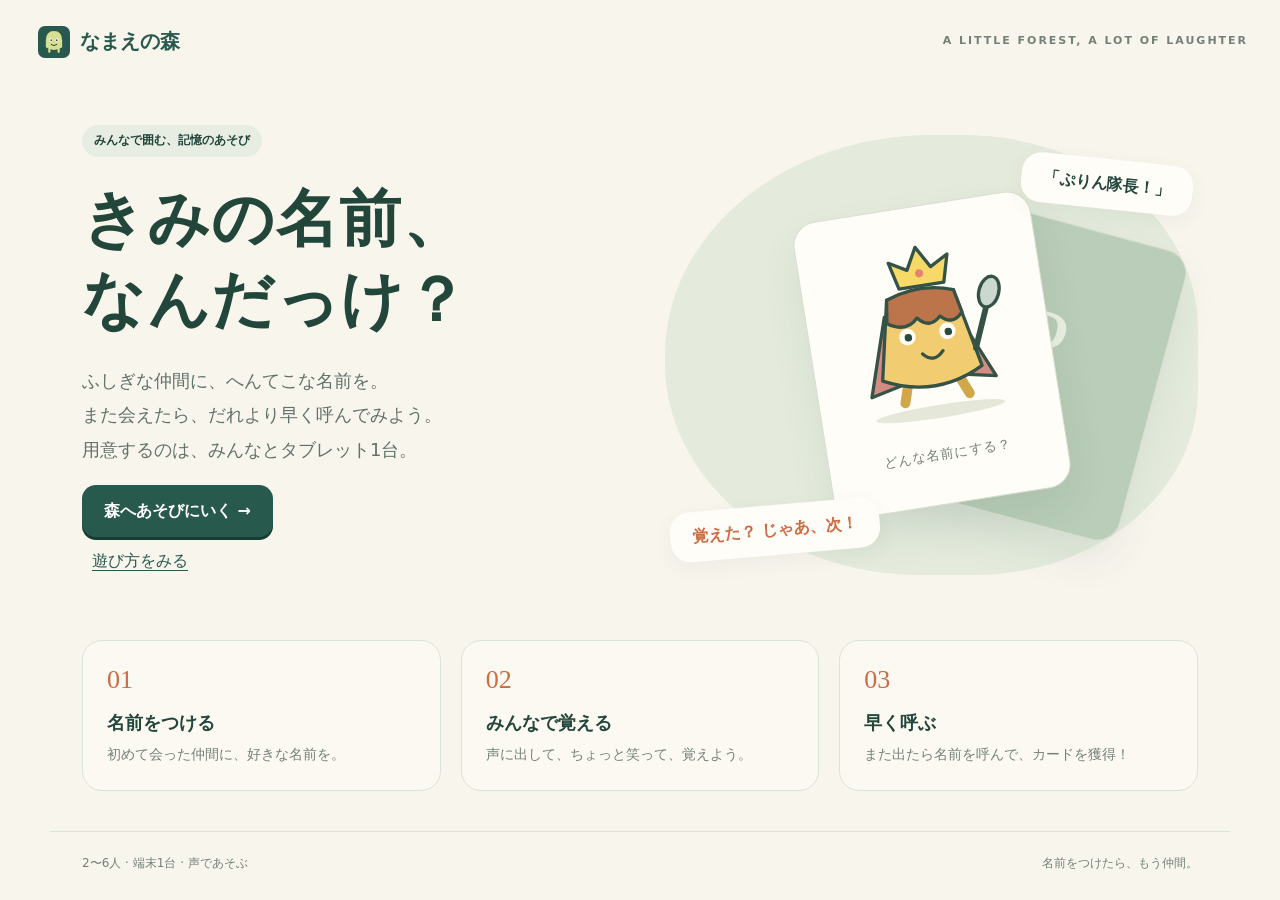
<file: index.html>
<!doctype html>
<html lang="ja"><head><meta charset="utf-8"><meta name="viewport" content="width=device-width,initial-scale=1,viewport-fit=cover"><meta name="theme-color" content="#28594d"><meta name="description" content="ふしぎな仲間に名前をつけて、覚えて、声で呼ぼう。タブレット1台で2〜6人が遊べる名前記憶ゲーム。"><title>なまえの森 | みんなで覚えて、声で呼ぼう</title><link rel="manifest" href="manifest.webmanifest"><link rel="icon" href="icon.svg" type="image/svg+xml"><link rel="apple-touch-icon" href="icon-192.png"><link rel="stylesheet" href="style.css"><script defer src="engine.js"></script><script defer src="app.js"></script></head><body><div id="app"></div><div id="notice" role="status" aria-live="polite"></div><noscript>このゲームを遊ぶにはJavaScriptを有効にしてください。</noscript></body></html>
</file>
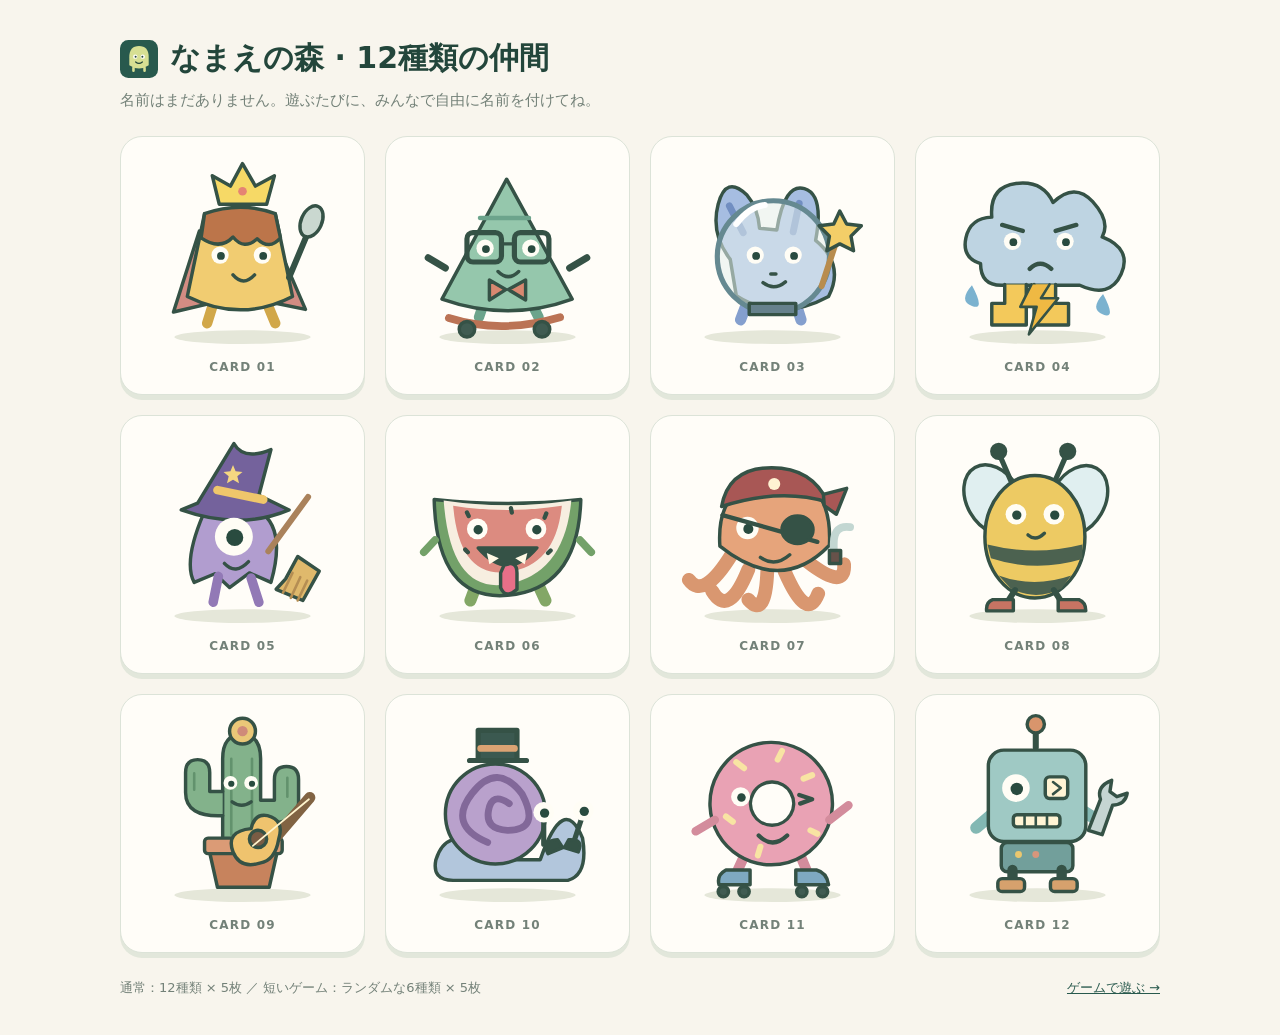
<file: cards.html>
<!doctype html><html lang="ja"><head><meta charset="utf-8"><meta name="viewport" content="width=device-width,initial-scale=1"><title>なまえの森 · カード一覧</title><style>*{box-sizing:border-box}body{margin:0;background:#f8f5ed;color:#23463b;font-family:system-ui,'Yu Gothic',sans-serif}main{max-width:1120px;margin:auto;padding:38px 40px}header{display:flex;align-items:center;gap:12px}header img{width:38px;height:38px}h1{font-size:30px;margin:0}p{color:#738178;margin:12px 0 26px;font-size:15px}.grid{display:grid;grid-template-columns:repeat(4,1fr);gap:20px}.card{background:#fffdf8;border:1px solid #dce3d8;border-radius:22px;padding:12px 18px;box-shadow:0 5px 0 #e2e7db}.card svg{display:block;width:100%;aspect-ratio:1}.number{text-align:center;font-size:12px;letter-spacing:.1em;font-weight:700;color:#738178;padding:4px 0 8px}footer{font-size:13px;color:#738178;margin-top:26px;display:flex;justify-content:space-between;gap:10px}a{color:#28594d}@media(max-width:650px){main{padding:25px 20px}.grid{grid-template-columns:repeat(2,1fr);gap:14px}h1{font-size:23px}.card{padding:8px}footer{display:block}}</style></head><body><main><header><img src="icon.svg" alt=""><h1>なまえの森 · 12種類の仲間</h1></header><p>名前はまだありません。遊ぶたびに、みんなで自由に名前を付けてね。</p><div class="grid"><div class="card"><svg viewBox="0 0 240 240" xmlns="http://www.w3.org/2000/svg" data-character-version="2" role="img" aria-label="ふしぎなキャラクター"><ellipse cx="120" cy="218" rx="79" ry="8" fill="#e5e7d9"/><g stroke="#355246" stroke-width="4" stroke-linecap="round" stroke-linejoin="round"><path d="M70 95 40 189l60-14m54-79 39 90-53-11" fill="#d28c83"/><path d="M88 173 79 202m67-29 12 29" fill="none" stroke="#d1a749" stroke-width="12"/><path d="m76 75-20 96q62 31 122 0l-20-96Z" fill="#f1cc71"/><path d="M76 75q42-15 82 0l6 28q-13 15-27 1-15 14-28-2-15 16-37 1Z" fill="#bc754a"/><path d="m93 64-8-33 21 12 14-26 15 26 22-12-9 33Z" fill="#f6d966"/><circle cx="120" cy="49" r="5" fill="#e58473" stroke="none"/><circle cx="94" cy="123" r="10" fill="#fffdf5" stroke="none"/><circle cx="95" cy="124" r="4.5" fill="#294b3f" stroke="none"/><circle cx="143" cy="123" r="10" fill="#fffdf5" stroke="none"/><circle cx="144" cy="124" r="4.5" fill="#294b3f" stroke="none"/><path d="M109 146q12 14 25 0" fill="none"/><path d="m174 149 21-50" fill="none" stroke-width="7"/><ellipse cx="200" cy="84" rx="12" ry="19" fill="#cad8d0" transform="rotate(24 200 84)"/></g></svg><div class="number">CARD 01</div></div><div class="card"><svg viewBox="0 0 240 240" xmlns="http://www.w3.org/2000/svg" data-character-version="2" role="img" aria-label="ふしぎなキャラクター"><ellipse cx="120" cy="218" rx="79" ry="8" fill="#e5e7d9"/><g stroke="#355246" stroke-width="4" stroke-linecap="round" stroke-linejoin="round"><path d="m94 174-7 21m59-20 10 20" fill="none" stroke="#6ca48c" stroke-width="12"/><path d="M52 196q61 19 129-1" fill="none" stroke="#bb7355" stroke-width="9"/><circle cx="73" cy="209" r="9" fill="#405c52"/><circle cx="160" cy="209" r="9" fill="#405c52"/><path d="m119 35 76 139q-74 27-151 0Z" fill="#95c7ac"/><path d="M88 80h57" stroke="#6ca48c" stroke-width="5"/><circle cx="94" cy="115" r="10" fill="#fffdf5" stroke="none"/><circle cx="95" cy="116" r="4.5" fill="#294b3f" stroke="none"/><circle cx="147" cy="115" r="10" fill="#fffdf5" stroke="none"/><circle cx="148" cy="116" r="4.5" fill="#294b3f" stroke="none"/><rect x="73" y="97" width="40" height="34" rx="7" fill="none" stroke-width="6"/><rect x="128" y="97" width="40" height="34" rx="7" fill="none" stroke-width="6"/><path d="M113 110h15M109 142q12 12 24 0" fill="none"/><path d="m118 163-19-11v23Zm3 0 20-11v23Z" fill="#d98870"/><path d="m48 138-20-12m164 12 20-12" fill="none" stroke-width="8"/></g></svg><div class="number">CARD 02</div></div><div class="card"><svg viewBox="0 0 240 240" xmlns="http://www.w3.org/2000/svg" data-character-version="2" role="img" aria-label="ふしぎなキャラクター"><ellipse cx="120" cy="218" rx="79" ry="8" fill="#e5e7d9"/><g stroke="#355246" stroke-width="4" stroke-linecap="round" stroke-linejoin="round"><path d="m94 169-11 29m61-29 9 29" fill="none" stroke="#849fce" stroke-width="13"/><path d="M71 128q-23-30-14-64t33-11q13 15 15 39l20 2q9-55 32-48t13 60q34 28 15 65-57 31-107-1Z" fill="#a6bde1"/><path d="m70 66 16 31m65-34-7 33" stroke="#718ec1" stroke-width="8"/><circle cx="121" cy="125" r="65" fill="#e5f1ee" fill-opacity=".55" stroke="#658991" stroke-width="6"/><path d="M78 87q15-20 33-22" stroke="white" stroke-width="7" fill="none"/><circle cx="100" cy="123" r="10" fill="#fffdf5" stroke="none"/><circle cx="101" cy="124" r="4.5" fill="#294b3f" stroke="none"/><circle cx="144" cy="123" r="10" fill="#fffdf5" stroke="none"/><circle cx="145" cy="124" r="4.5" fill="#294b3f" stroke="none"/><path d="m118 145 6 0m-15 10q13 10 26-1" fill="none"/><path d="M93 179h54v13H93Z" fill="#66818c"/><path d="m177 159 19-58" stroke="#b88c4e" stroke-width="7"/><path d="m198 72 8 15 17 2-12 12 3 17-16-8-15 8 3-17-12-12 17-2Z" fill="#f3ce68"/></g></svg><div class="number">CARD 03</div></div><div class="card"><svg viewBox="0 0 240 240" xmlns="http://www.w3.org/2000/svg" data-character-version="2" role="img" aria-label="ふしぎなキャラクター"><ellipse cx="120" cy="218" rx="79" ry="8" fill="#e5e7d9"/><g stroke="#355246" stroke-width="4" stroke-linecap="round" stroke-linejoin="round"><path d="M54 133q-22-7-17-30t30-24q-3-35 28-39t43 22q25-24 46-1t11 41q35 14 22 43t-48 13H78q-24 0-24-25Z" fill="#bed4e2"/><path d="M82 157v22H67v25h40v-47m34 0v22h15v25h-40v-47" fill="#f3c95b"/><path d="m113 157-13 26h19l-9 32 34-42h-20l10-16" fill="#efb943" stroke-width="3"/><circle cx="91" cy="107" r="10" fill="#fffdf5" stroke="none"/><circle cx="92" cy="108" r="4.5" fill="#294b3f" stroke="none"/><circle cx="152" cy="107" r="10" fill="#fffdf5" stroke="none"/><circle cx="153" cy="108" r="4.5" fill="#294b3f" stroke="none"/><path d="m79 88 24 7m38 0 24-7m-54 51q12-12 25 0" fill="none" stroke-width="5"/><path d="M44 158q-16 18 0 24t0-24m152 10q-16 18 0 24t0-24" fill="#7bb2cf" stroke="none"/></g></svg><div class="number">CARD 04</div></div><div class="card"><svg viewBox="0 0 240 240" xmlns="http://www.w3.org/2000/svg" data-character-version="2" role="img" aria-label="ふしぎなキャラクター"><ellipse cx="120" cy="218" rx="79" ry="8" fill="#e5e7d9"/><g stroke="#355246" stroke-width="4" stroke-linecap="round" stroke-linejoin="round"><path d="M75 99q-24 56-11 80l24-10 17 16 23-17 25 11q18-63-14-83Z" fill="#b19dcf"/><path d="m92 172-6 30m44-28 9 28" stroke="#9279b6" stroke-width="11"/><path d="m68 87 42-69q11 20 43 7l-14 53 35 17q-57 24-125 0Z" fill="#74629c"/><path d="m91 72 53 11" stroke="#efc66b" stroke-width="10"/><path d="m109 43 3 7 8 1-6 5 2 8-7-4-7 4 2-8-6-5 8-1Z" fill="#f5d781" stroke="none"/><circle cx="110" cy="126" r="22" fill="#fffdf5" stroke="none"/><circle cx="111" cy="127" r="9.9" fill="#294b3f" stroke="none"/><path d="M99 157q13 14 28-2" fill="none"/><path d="m150 143 46-63" stroke="#aa825b" stroke-width="7"/><path d="m170 175 14-26 25 17-19 34-31-13Z" fill="#dfb96c"/><path d="m178 168-11 23m20-18-11 24m19-20-11 23" stroke="#b58e53" stroke-width="3"/></g></svg><div class="number">CARD 05</div></div><div class="card"><svg viewBox="0 0 240 240" xmlns="http://www.w3.org/2000/svg" data-character-version="2" role="img" aria-label="ふしぎなキャラクター"><ellipse cx="120" cy="218" rx="79" ry="8" fill="#e5e7d9"/><g stroke="#355246" stroke-width="4" stroke-linecap="round" stroke-linejoin="round"><path d="m86 176-9 24m76-24 11 24" stroke="#83a766" stroke-width="14"/><path d="M35 83q85 9 170 0-3 104-85 111T35 83Z" fill="#73a169"/><path d="M46 84q73 11 148 0-8 85-74 97T46 84Z" fill="#f7eee0" stroke="none"/><path d="M57 90q62 10 126 0-7 70-63 77T57 90Z" fill="#dc8b80" stroke="none"/><circle cx="85" cy="117" r="12" fill="#fffdf5" stroke="none"/><circle cx="86" cy="118" r="5.4" fill="#294b3f" stroke="none"/><circle cx="153" cy="117" r="12" fill="#fffdf5" stroke="none"/><circle cx="154" cy="118" r="5.4" fill="#294b3f" stroke="none"/><path d="M86 139q34 40 68 0Z" fill="#355246"/><path d="m96 145 3 13 11-7m19 0 11 7 3-13" fill="#fff9e5" stroke="none"/><path d="M116 159q15-6 15 9v19q-13 12-19-2v-17Z" fill="#e86f88"/><path d="m73 98 2 4m49-9 1 5m40 1-2 5m-92 37 3 3m96-2-3 3" stroke-width="5"/><path d="m36 130-13 14m181-14 13 14" stroke="#73a169" stroke-width="9"/></g></svg><div class="number">CARD 06</div></div><div class="card"><svg viewBox="0 0 240 240" xmlns="http://www.w3.org/2000/svg" data-character-version="2" role="img" aria-label="ふしぎなキャラクター"><ellipse cx="120" cy="218" rx="79" ry="8" fill="#e5e7d9"/><g stroke="#355246" stroke-width="4" stroke-linecap="round" stroke-linejoin="round"><path d="M73 146q-33 54-50 30m69-12q-23 57-42 25m64-24q-2 57-22 34m42-33q26 60 39 26m-20-43q52 43 50 9" fill="none" stroke="#d99770" stroke-width="16"/><path d="M59 137q-5-74 63-78t64 77q-56 58-127 1Z" fill="#e6a47b"/><path d="M61 91q8-45 58-45 47 0 65 40-55-17-123 5Z" fill="#a85755"/><path d="m179 77 27-7-12 30-14-10Z" fill="#a85755"/><circle cx="122" cy="65" r="7" fill="#fff2d2" stroke="none"/><circle cx="91" cy="116" r="13" fill="#fffdf5" stroke="none"/><circle cx="92" cy="117" r="5.8500000000000005" fill="#294b3f" stroke="none"/><path d="m62 101 110 31" fill="none" stroke-width="5"/><ellipse cx="149" cy="118" rx="18" ry="16" fill="#355246"/><path d="M106 150q17 12 34-3" fill="none"/><path d="M191 148v-14q0-22 19-19" fill="none" stroke="#c3d7d2" stroke-width="9"/><path d="M186 142h13v15h-13Z" fill="#66524a"/></g></svg><div class="number">CARD 07</div></div><div class="card"><svg viewBox="0 0 240 240" xmlns="http://www.w3.org/2000/svg" data-character-version="2" role="img" aria-label="ふしぎなキャラクター"><ellipse cx="120" cy="218" rx="79" ry="8" fill="#e5e7d9"/><g stroke="#355246" stroke-width="4" stroke-linecap="round" stroke-linejoin="round"><ellipse cx="69" cy="83" rx="31" ry="43" fill="#e0eff0" transform="rotate(-30 69 83)"/><ellipse cx="167" cy="84" rx="31" ry="43" fill="#e0eff0" transform="rotate(30 167 84)"/><path d="m89 61-13-30m64 31 14-32" fill="none" stroke-width="6"/><circle cx="75" cy="27" r="8" fill="#355246"/><circle cx="155" cy="27" r="8" fill="#355246"/><ellipse cx="117" cy="126" rx="58" ry="71" fill="#edca63"/><path d="M62 135q55 14 110 0v17q-54 16-106-1Zm13 36q41 15 84 0l-11 15q-30 15-59 0Z" fill="#4c6250" stroke="none"/><circle cx="95" cy="100" r="12" fill="#fffdf5" stroke="none"/><circle cx="96" cy="101" r="5.4" fill="#294b3f" stroke="none"/><circle cx="139" cy="100" r="12" fill="#fffdf5" stroke="none"/><circle cx="140" cy="101" r="5.4" fill="#294b3f" stroke="none"/><path d="M109 124q9 8 19-2" fill="none"/><path d="m94 188-9 14m54-14 9 14" stroke-width="7"/><path d="M68 199h24v13H61q-1-10 7-13Zm76 0h24q8 3 8 13h-32Z" fill="#c67463"/></g></svg><div class="number">CARD 08</div></div><div class="card"><svg viewBox="0 0 240 240" xmlns="http://www.w3.org/2000/svg" data-character-version="2" role="img" aria-label="ふしぎなキャラクター"><ellipse cx="120" cy="218" rx="79" ry="8" fill="#e5e7d9"/><g stroke="#355246" stroke-width="4" stroke-linecap="round" stroke-linejoin="round"><path d="M97 162V60q0-28 22-28t22 28v48h16V84q0-15 14-15t14 15v27q0 25-43 24v28Z" fill="#83b28b"/><path d="M97 126q-43 2-43-27V76q0-15 14-15t14 15v22h15" fill="#83b28b"/><path d="M107 60v88m24-88v88M64 77v19m108-14v22" fill="none" stroke="#62926d" stroke-width="3"/><path d="M80 160h82l-11 49H91Z" fill="#c7835d"/><rect x="76" y="152" width="90" height="18" rx="4" fill="#db9b76"/><circle cx="106" cy="88" r="8" fill="#fffdf5" stroke="none"/><circle cx="107" cy="89" r="3.6" fill="#294b3f" stroke="none"/><circle cx="130" cy="88" r="8" fill="#fffdf5" stroke="none"/><circle cx="131" cy="89" r="3.6" fill="#294b3f" stroke="none"/><path d="M108 110q11 8 22 0" fill="none"/><circle cx="120" cy="28" r="15" fill="#eac778"/><circle cx="120" cy="28" r="6" fill="#cf8a79" stroke="none"/><path d="m156 154 42-49" stroke="#816343" stroke-width="13"/><path d="M162 153q7-22-13-27-15-3-19 15-30 3-21 27 8 20 31 13 18-3 22-28Z" fill="#efc36e"/><circle cx="138" cy="153" r="10" fill="#795c44"/><path d="m132 161 65-54" fill="none" stroke="#fff4cd" stroke-width="2"/></g></svg><div class="number">CARD 09</div></div><div class="card"><svg viewBox="0 0 240 240" xmlns="http://www.w3.org/2000/svg" data-character-version="2" role="img" aria-label="ふしぎなキャラクター"><ellipse cx="120" cy="218" rx="79" ry="8" fill="#e5e7d9"/><g stroke="#355246" stroke-width="4" stroke-linecap="round" stroke-linejoin="round"><path d="M37 177q12-38 51-16l30 16h40q27-78 49-25 7 42-17 49H57q-25 0-20-24Z" fill="#b2c6dc"/><circle cx="106" cy="124" r="58" fill="#b9a1cc"/><path d="M97 157q-47-20-18-57t58 1q22 42-17 42-26-1-22-23t24-8" fill="none" stroke="#826899" stroke-width="8"/><path d="M162 159v-31m35 28 10-30" fill="none" stroke-width="6"/><circle cx="162" cy="122" r="12" fill="#fffdf5" stroke="none"/><circle cx="163" cy="123" r="5.4" fill="#294b3f" stroke="none"/><circle cx="208" cy="120" r="12" fill="#fffdf5" stroke="none"/><circle cx="209" cy="121" r="5.4" fill="#294b3f" stroke="none"/><path d="m184 163-17 7q-8-15 11-16Zm2 0 16 5q7-15-11-14Z" fill="#355246"/><path d="M86 62V27h45v35m-55 0h66" fill="#3b5950" stroke-width="6"/><path d="M89 48h39" fill="none" stroke="#dba373" stroke-width="8"/></g></svg><div class="number">CARD 10</div></div><div class="card"><svg viewBox="0 0 240 240" xmlns="http://www.w3.org/2000/svg" data-character-version="2" role="img" aria-label="ふしぎなキャラクター"><ellipse cx="120" cy="218" rx="79" ry="8" fill="#e5e7d9"/><g stroke="#355246" stroke-width="4" stroke-linecap="round" stroke-linejoin="round"><path d="m89 169-11 24m73-24 10 24" stroke="#d38c9c" stroke-width="12"/><path d="M66 189h28v17H58q-3-11 8-17Zm81 0h24q12 3 14 17h-38Z" fill="#7ea9c1"/><g fill="#405c52"><circle cx="63" cy="214" r="6"/><circle cx="87" cy="214" r="6"/><circle cx="154" cy="214" r="6"/><circle cx="178" cy="214" r="6"/></g><path d="M119 41a71 71 0 1 1-1 0Zm0 46a25 25 0 1 0 1 0Z" fill="#e9a2b4" fill-rule="evenodd"/><path d="m78 64 9 7m44-20-5 10m40 18-10 4M66 127l8 6m29 39 3-10m58-19 8 4" stroke="#f8e4a3" stroke-width="7"/><circle cx="83" cy="104" r="11" fill="#fffdf5" stroke="none"/><circle cx="84" cy="105" r="4.95" fill="#294b3f" stroke="none"/><path d="m151 102 15 5-14 5" fill="none" stroke-width="5"/><path d="M104 149q16 16 33 0" fill="none" stroke-width="5"/><path d="m53 131-22 13m155-13 22-17" stroke="#d38c9c" stroke-width="10"/></g></svg><div class="number">CARD 11</div></div><div class="card"><svg viewBox="0 0 240 240" xmlns="http://www.w3.org/2000/svg" data-character-version="2" role="img" aria-label="ふしぎなキャラクター"><ellipse cx="120" cy="218" rx="79" ry="8" fill="#e5e7d9"/><g stroke="#355246" stroke-width="4" stroke-linecap="round" stroke-linejoin="round"><path d="M118 47V27" stroke-width="7"/><circle cx="118" cy="20" r="10" fill="#d9956c"/><path d="m76 117-27 23m118-23 27 17" stroke="#83b8b3" stroke-width="14"/><rect x="63" y="50" width="113" height="106" rx="18" fill="#9fc9c4"/><rect x="78" y="157" width="83" height="34" rx="7" fill="#729f9b"/><path d="M91 189v16m57-16v16" stroke-width="12"/><rect x="74" y="199" width="31" height="15" rx="5" fill="#d6a16d"/><rect x="135" y="199" width="31" height="15" rx="5" fill="#d6a16d"/><circle cx="95" cy="94" r="16" fill="#fffdf5" stroke="none"/><circle cx="96" cy="95" r="7.2" fill="#294b3f" stroke="none"/><rect x="129" y="81" width="26" height="25" rx="5" fill="#fff4d4"/><path d="m138 87 9 7-9 7" fill="none" stroke-width="3"/><rect x="92" y="125" width="54" height="14" rx="4" fill="#fff4d4"/><path d="M105 125v14m13-14v14m13-14v14" stroke-width="3"/><circle cx="98" cy="171" r="4" fill="#ebc76e" stroke="none"/><circle cx="118" cy="171" r="4" fill="#d7967c" stroke="none"/><path d="m195 148 12-34q15-1 17-14l-12 4-8-6 2-13q-18 7-13 22l-14 36Z" fill="#c5d5d2"/></g></svg><div class="number">CARD 12</div></div></div><footer><span>通常：12種類 × 5枚 ／ 短いゲーム：ランダムな6種類 × 5枚</span><a href="https://learning-apps-jp.github.io/name-forest/">ゲームで遊ぶ →</a></footer></main></body></html>
</file>
<file: style.css>
:root{--paper:#f8f5ed;--ink:#23463b;--green:#28594d;--muted:#738178;--orange:#cd6b42;--line:#dce3d8;--white:#fffdf8}*{box-sizing:border-box}body{margin:0;background:var(--paper);color:var(--ink);font-family:system-ui,-apple-system,'Yu Gothic',Meiryo,sans-serif;line-height:1.65}button,input,select{font:inherit}button{cursor:pointer;touch-action:manipulation}button:disabled{opacity:.4;cursor:default}button:focus-visible,a:focus-visible,input:focus-visible,select:focus-visible{outline:3px solid #d58c43;outline-offset:4px}button,a{-webkit-tap-highlight-color:transparent}header{max-width:1280px;margin:auto;padding:24px 32px;display:flex;align-items:center;justify-content:space-between;gap:15px}.brand{border:0;background:none;color:var(--green);font-size:20px;font-weight:850;display:flex;align-items:center;gap:10px}.brand img{width:32px;height:32px}.kicker{letter-spacing:.18em;font-size:11px;font-weight:800;color:var(--muted)}main{max-width:1180px;margin:auto;padding:12px 32px 40px}footer{max-width:1180px;margin:0 auto;padding:22px 32px;color:var(--muted);font-size:12px;display:flex;justify-content:space-between;border-top:1px solid var(--line)}h1,h2,h3,p{margin-top:0}h1{font-size:clamp(36px,5vw,62px);line-height:1.3;letter-spacing:.025em;margin-bottom:24px}h2{font-size:28px;line-height:1.4;margin-bottom:12px}h3{font-size:18px}.muted{color:var(--muted)}.btn{border:0;border-radius:14px;min-height:52px;padding:12px 22px;background:var(--green);color:white;font-weight:750;box-shadow:0 3px 0 #153e32;transition:transform .12s}.btn:hover{transform:translateY(-1px)}.btn.secondary{background:#e8ede3;color:var(--green);box-shadow:none}.btn.outline{border:1px solid var(--line);background:var(--white);color:var(--green);box-shadow:none}.btn.danger{color:#a34035;background:#fae9df;box-shadow:none}.btn.full{width:100%}.actions{display:flex;gap:12px;flex-wrap:wrap}.text-btn{border:0;background:none;color:var(--green);min-height:48px;text-decoration:underline;text-underline-offset:4px;padding:10px}.hero{display:grid;grid-template-columns:1fr 1fr;gap:50px;align-items:center;min-height:520px}.hero p.lead{font-size:18px;color:#617268;max-width:460px;line-height:1.9}.tag{display:inline-block;padding:6px 12px;border-radius:100px;background:#e8ede3;font-size:12px;font-weight:700;margin-bottom:22px}.showcase{position:relative;height:440px;border-radius:50% 44% 42% 48%;background:#e4ebdd;display:flex;align-items:center;justify-content:center}.sample-card{width:240px;height:300px;padding:20px;background:var(--white);border:1px solid #d7dfd0;border-radius:24px;box-shadow:0 20px 40px #254e3b15;transform:rotate(-9deg);position:relative;z-index:1}.sample-card svg{width:100%;height:210px}.sample-card small{display:block;text-align:center;color:var(--muted);letter-spacing:.1em}.sample-card.back{position:absolute;transform:translate(105px,15px) rotate(15deg);background:#b9cdb8}.sample-card.back:after{content:'?';font:100px Georgia;color:#eaf0e2;display:block;text-align:center;margin-top:45px}.bubble{position:absolute;background:var(--white);padding:12px 22px;border-radius:20px;box-shadow:0 6px 20px #23463b0e;z-index:2;top:24px;right:5px;font-weight:800;transform:rotate(6deg)}.bubble.second{top:auto;bottom:20px;left:5px;right:auto;transform:rotate(-5deg);color:var(--orange)}.steps{display:grid;grid-template-columns:repeat(3,1fr);gap:20px;margin-top:25px}.step{padding:24px;border:1px solid var(--line);border-radius:20px;background:#fffdf870}.step span{font:26px Georgia;color:var(--orange)}.step h3{margin:12px 0 5px}.step p{font-size:14px;color:var(--muted);margin:0}.page-title{display:flex;justify-content:space-between;align-items:center;gap:16px;margin:10px 0 24px}.panel{background:var(--white);border:1px solid var(--line);border-radius:24px;padding:28px}.setup-grid{display:grid;grid-template-columns:1.3fr 1fr;gap:24px}.count-row{display:flex;gap:10px;margin:15px 0 25px}.count-row button{width:52px;height:52px;border:1px solid var(--line);background:var(--paper);border-radius:12px;font-weight:800;color:var(--green)}.count-row .active{background:var(--green);color:white;border-color:var(--green)}.players-form{display:grid;grid-template-columns:1fr 1fr;gap:14px}label{display:block;font-size:14px;font-weight:700}input[type=text],select{display:block;width:100%;border:1px solid #ccd7c9;background:white;border-radius:12px;padding:12px;min-height:48px;color:var(--ink);margin-top:7px}input[type=checkbox]{width:21px;height:21px;accent-color:var(--green);vertical-align:middle;margin-right:8px}.option{padding:16px;background:var(--paper);border-radius:14px;margin:12px 0}.option p{font-size:13px;color:var(--muted);margin:5px 0 0}.seat-preview{display:flex;gap:8px;flex-wrap:wrap;margin:15px 0}.seat-preview span{padding:7px 10px;border-radius:9px;background:#e8ede3;font-size:12px}.game-header{display:flex;align-items:center;justify-content:space-between;margin-bottom:16px;gap:12px}.stats{display:flex;gap:20px;font-size:13px}.stats strong{font-size:23px;color:var(--green);margin:0 5px}.game-layout{display:grid;grid-template-columns:minmax(0,1fr) 310px;gap:24px;align-items:center}.table{height:570px;border-radius:36px;background:#e5eddf;border:1px solid #cfdbc8;position:relative;display:grid;place-items:center;overflow:hidden}.table:before{content:'';position:absolute;inset:30px;border:1px dashed #bacdb5;border-radius:36px;pointer-events:none}.card{width:min(290px,48%);aspect-ratio:1;background:var(--white);border:1px solid #d0d9c9;border-radius:24px;box-shadow:0 8px 0 #c7d6be,0 18px 30px #36553f12;display:grid;place-items:center;position:relative}.card svg{width:95%;height:95%}.card.cover{background:var(--green);border:8px solid #fffdf8;color:#dae7ce}.card.cover span{font:120px Georgia}.card.cover:after{content:'なまえの森';position:absolute;bottom:18px;font-size:12px;letter-spacing:.2em}.seat{position:absolute;width:125px;min-height:64px;border:2px solid transparent;background:var(--white);border-radius:15px;display:flex;flex-direction:column;align-items:center;justify-content:center;padding:7px 10px;line-height:1.4;color:var(--ink);box-shadow:0 3px 0 #cedac7}.seat.turn{border-color:var(--orange)}.seat.answerable{cursor:pointer;box-shadow:0 4px 0 #b6c5ad}.seat.answerable:hover{background:#fff4dd}.seat-name{font-size:13px;font-weight:800;max-width:100%;overflow-wrap:anywhere}.seat-score{font-size:12px;color:var(--muted)}.seat-score b{font-size:21px;color:var(--green)}.seat.top{top:22px;transform:translateX(-50%) rotate(180deg)}.seat.bottom{bottom:22px;transform:translateX(-50%)}.seat.left{left:4px;top:50%;transform:translateY(-50%) rotate(90deg)}.seat.right{right:4px;top:50%;transform:translateY(-50%) rotate(-90deg)}.control{padding:24px;background:var(--white);border:1px solid var(--line);border-radius:24px}.control h2{font-size:24px}.control p{font-size:14px}.control .btn{margin-top:12px}.phase-label{font-size:11px;letter-spacing:.15em;color:var(--orange);font-weight:850;margin-bottom:12px}.answer-name{font-size:28px;font-weight:850;overflow-wrap:anywhere;background:#f0f2e8;border-radius:14px;padding:18px;margin:14px 0;text-align:center}.player-picks{display:grid;grid-template-columns:1fr 1fr;gap:8px}.player-picks button{min-height:64px;border:1px solid var(--line);border-radius:12px;background:#eef2e8;color:var(--green);font-weight:750;overflow-wrap:anywhere;padding:8px}.note{font-size:12px;color:var(--muted);margin:12px 0 0}.pause-list{display:grid;grid-template-columns:repeat(3,1fr);gap:14px;margin:24px 0}.name-edit{background:var(--paper);border-radius:18px;padding:16px}.name-edit svg{width:100%;height:100px}.name-edit .btn{width:100%;margin-top:10px}.result-wrap{max-width:640px;margin:15px auto;text-align:center}.result-symbol{font-size:65px;color:var(--orange)}.ranking{list-style:none;margin:25px 0;padding:0;text-align:left}.ranking li{display:flex;align-items:center;gap:15px;padding:18px 5px;border-bottom:1px solid var(--line)}.ranking .rank{font:24px Georgia;color:var(--orange);width:35px}.ranking .name{flex:1;font-weight:800;overflow-wrap:anywhere}.ranking strong{font-size:27px}dialog{border:1px solid var(--line);border-radius:22px;max-width:540px;width:calc(100% - 40px);padding:28px;color:var(--ink);background:var(--white)}dialog::backdrop{background:#143c2c80}dialog h2{font-size:23px}dialog .actions{margin-top:20px}#notice{position:fixed;bottom:20px;left:50%;transform:translateX(-50%);background:var(--green);color:white;border-radius:14px;padding:12px 20px;z-index:20;font-size:14px;max-width:90%;display:none}.save-warning{background:#fff0d8;color:#824f20;border-radius:12px;padding:12px;font-size:13px;margin-bottom:15px}.hidden{display:none!important}.flip-in{animation:appear .3s ease}@keyframes appear{from{transform:scale(.94);opacity:.2}to{transform:scale(1);opacity:1}}@media(prefers-reduced-motion:reduce){*{animation:none!important;transition:none!important}}@media(max-width:1000px){.game-layout{grid-template-columns:minmax(0,1fr) 280px;gap:15px}.table{height:530px}.seat{width:108px}.seat.left{left:-10px}.seat.right{right:-10px}.card{width:46%}.control{padding:20px}.hero{gap:25px}.showcase{height:370px}.sample-card{width:200px;height:265px}.sample-card svg{height:180px}.sample-card.back{transform:translate(65px,15px) rotate(15deg)}}@media(max-width:760px){header{padding:18px 18px}.kicker{font-size:9px}main{padding:10px 18px 30px}.hero{grid-template-columns:1fr;gap:25px;padding:20px 0}.hero h1{font-size:42px}.showcase{height:300px;max-width:460px;width:100%;margin:auto}.sample-card{height:230px;width:180px}.sample-card svg{height:155px}.bubble{font-size:14px;top:0}.steps{grid-template-columns:1fr;gap:10px}.step{padding:18px;display:grid;grid-template-columns:35px 1fr;column-gap:12px}.step h3{margin:0}.step p{grid-column:2}.setup-grid{grid-template-columns:1fr}.game-layout{grid-template-columns:1fr}.table{height:480px}.card{width:245px;max-width:49%}.seat{width:115px}.seat.left{left:-4px}.seat.right{right:-4px}.control{max-width:none}.control .player-picks{grid-template-columns:repeat(3,1fr)}.pause-list{grid-template-columns:1fr 1fr}.panel{padding:22px}footer{padding:20px 18px;gap:15px}.game-header{align-items:flex-start}.stats{gap:10px}.stats strong{font-size:20px}.page-title h2{font-size:24px}}@media(max-width:420px){.table{height:410px}.seat{width:100px}.seat.left{left:-14px}.seat.right{right:-14px}.card{max-width:45%}.players-form{grid-template-columns:1fr}.count-row{gap:7px}.count-row button{width:48px}.stats{font-size:11px;gap:6px}.stats strong{margin:0 2px}.brand{font-size:17px}.kicker{display:none}.hero h1{font-size:37px}.pause-list{grid-template-columns:1fr}.control .player-picks{grid-template-columns:1fr 1fr}}
.seat:disabled{opacity:1;cursor:default}
</file>
